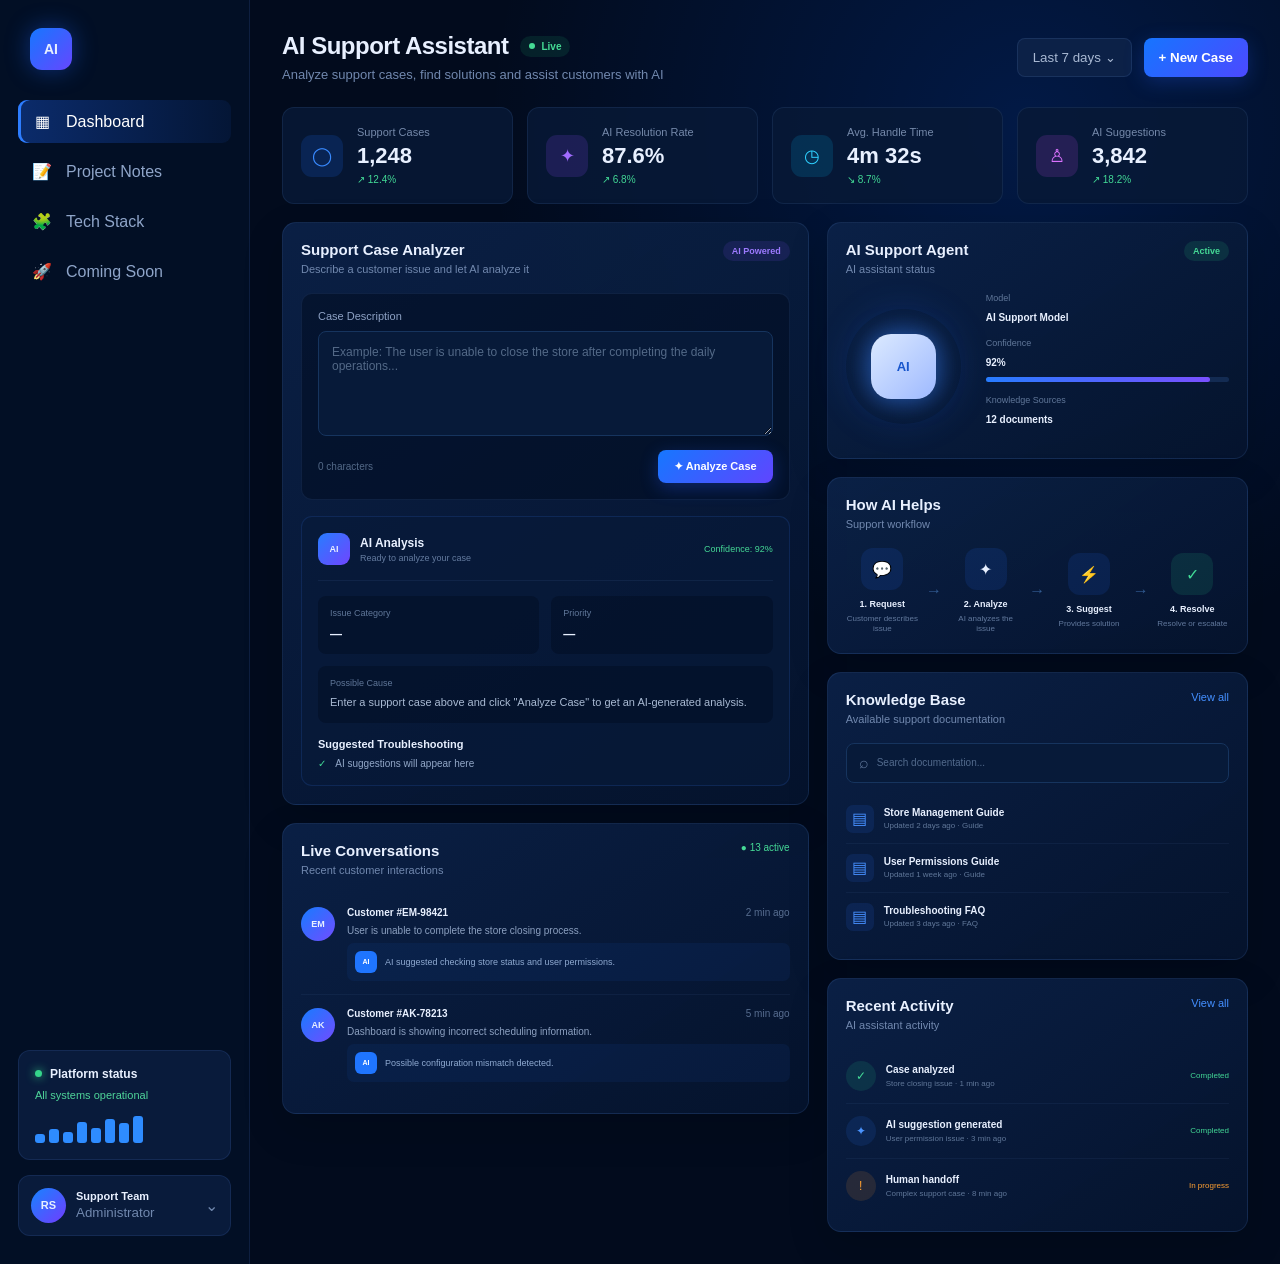
<file: index.html>
<!DOCTYPE html>
<html lang="en">
<head>
    <meta charset="UTF-8">
    <meta name="viewport" content="width=device-width, initial-scale=1.0">

    <title>AI Support Assistant</title>

    <link rel="stylesheet" href="style.css">
</head>

<body>

    <div class="app-container">

        <!-- ================= SIDEBAR ================= -->

        <aside class="sidebar">

            <div class="logo">
                <div class="logo-icon">AI</div>
            </div>

            <nav class="navigation">

                <a href="#" class="nav-item active">
                    <span class="nav-icon">▦</span>
                    <span>Dashboard</span>
                </a>

                <!-- <a href="#" class="nav-item">
                    <span class="nav-icon">◯</span>
                    <span>Support Cases</span>
                </a>

                <a href="#" class="nav-item">
                    <span class="nav-icon">✦</span>
                    <span>AI Assistant</span>
                </a>

                <a href="#" class="nav-item">
                    <span class="nav-icon">⌘</span>
                    <span>Workflows</span>
                </a>

                <a href="#" class="nav-item">
                    <span class="nav-icon">▤</span>
                    <span>Knowledge</span>
                </a>

                <a href="#" class="nav-item">
                    <span class="nav-icon">▣</span>
                    <span>Integrations</span>
                </a>

                <a href="#" class="nav-item">
                    <span class="nav-icon">▥</span>
                    <span>Analytics</span>
                </a> -->

                <a href="#" class="nav-item page-link" data-page="notes">
                    <span class="nav-icon">📝</span>
                    <span>Project Notes</span>
                </a>

                <a href="#" class="nav-item page-link" data-page="techstack">
                    <span class="nav-icon">🧩</span>
                    <span>Tech Stack</span>
                </a>

                <a href="#" class="nav-item page-link" data-page="comingSoon">
                    <span class="nav-icon">🚀</span>
                    <span>Coming Soon</span>
                </a>

                <!-- <a href="#" class="nav-item">
                    <span class="nav-icon">⚙</span>
                    <span>Settings</span>
                </a> -->

            </nav>

            <!-- <div class="theme-switcher">
                <span class="theme-icon" id="themeIcon">🌙</span>
                <span id="themeText">Dark Mode</span>

                <label class="switch">
                    <input type="checkbox" id="themeToggle">
                    <span class="slider"></span>
                </label>
            </div> -->

            <!-- System status -->

            <div class="system-status">

                <div class="status-title">
                    <span class="status-dot"></span>
                    Platform status
                </div>

                <div class="status-text">
                    All systems operational
                </div>

                <div class="mini-chart">
                    <span></span>
                    <span></span>
                    <span></span>
                    <span></span>
                    <span></span>
                    <span></span>
                    <span></span>
                    <span></span>
                </div>

            </div>

            <!-- User -->

            <div class="user-card">

                <div class="user-avatar">
                    RS
                </div>

                <div class="user-info">
                    <strong>Support Team</strong>
                    <small>Administrator</small>
                </div>

                <span class="dropdown">⌄</span>

            </div>

        </aside>


        <!-- ================= MAIN CONTENT ================= -->

        <main class="main-content">

            <!-- Header -->

            <header class="top-header">
                <div>
                    <div class="title-row">
                        <h1>AI Support Assistant</h1>
                        <span class="live-badge">
                            <span></span>
                            Live
                        </span>
                    </div>
                    <p> Analyze support cases, find solutions and assist customers with AI</p>
                </div>

                <div class="header-actions">
                    <button class="date-button">
                        Last 7 days
                        <span>⌄</span>
                    </button>
                    <button class="new-case-button">
                        + New Case
                    </button>
                </div>
            </header>

            <!-- ================= METRICS ================= -->

            <section class="metrics-grid">
                <div class="metric-card">
                    <div class="metric-icon blue">
                        ◯
                    </div>

                    <div class="metric-content">
                        <span>Support Cases</span>
                        <strong>1,248</strong>
                        <small class="positive">↗ 12.4%</small>
                    </div>
                </div>

                <div class="metric-card">
                    <div class="metric-icon purple">✦</div>

                    <div class="metric-content">
                        <span>AI Resolution Rate</span>
                        <strong>87.6%</strong>
                        <small class="positive">↗ 6.8%</small>
                    </div>
                </div>

                <div class="metric-card">
                    <div class="metric-icon cyan">
                        ◷
                    </div>

                    <div class="metric-content">
                        <span>Avg. Handle Time</span>
                        <strong>4m 32s</strong>
                        <small class="positive">↘ 8.7%</small>
                    </div>
                </div>

                <div class="metric-card">
                    <div class="metric-icon pink">♙</div>
                    <div class="metric-content">
                        <span>AI Suggestions</span>
                        <strong>3,842</strong>
                        <small class="positive">↗ 18.2%</small>
                    </div>
                </div>
            </section>


            <!-- ================= MAIN GRID ================= -->

            <section class="dashboard-grid">


                <!-- LEFT COLUMN -->

                <div class="left-column">

                    <!-- CASE ANALYZER -->

                    <div class="panel case-panel">
                        <div class="panel-header">
                            <div>
                                <h2>Support Case Analyzer</h2>
                                <p>Describe a customer issue and let AI analyze it</p>
                            </div>

                            <span class="ai-badge">AI Powered</span>
                        </div>

                        <div class="case-input-area">
                            <label for="caseInput">Case Description</label>

                            <textarea id="caseInput" placeholder="Example: The user is unable to close the store after completing the daily operations..."></textarea>

                            <div class="input-footer">
                                <span>
                                    <span id="characterCount">0</span> characters
                                </span>

                                <button class="analyze-button" id="analyzeButton">
                                    <span>✦</span>
                                    Analyze Case
                                </button>
                            </div>
                        </div>

                        <!-- AI RESULT -->

                        <div class="analysis-result" id="analysisResult">
                            <div class="result-header">
                                <div class="result-title">
                                    <div class="ai-avatar">AI</div>
                                    <div>
                                        <strong>AI Analysis</strong>
                                        <small>Ready to analyze your case</small>
                                    </div>
                                </div>

                                <span class="confidence">Confidence: 92%</span>
                            </div>

                            <div class="result-grid">
                                <div class="result-item">
                                    <span>Issue Category</span>
                                    <strong id="category">—</strong>
                                </div>

                                <div class="result-item">
                                    <span>Priority</span>
                                    <strong id="priority">—</strong>
                                </div>

                                <div class="result-item full">
                                    <span>Possible Cause</span>
                                    <p id="cause">
                                        Enter a support case above and click
                                        "Analyze Case" to get an AI-generated analysis.
                                    </p>
                                </div>
                            </div>

                            <div class="suggested-actions">
                                <h3>Suggested Troubleshooting</h3>
                                <ul id="suggestions">
                                    <li>
                                        <span>✓</span>
                                        AI suggestions will appear here
                                    </li>
                                </ul>
                            </div>
                        </div>
                    </div>

                    <!-- LIVE CONVERSATIONS -->

                    <div class="panel">
                        <div class="panel-header">
                            <div>
                                <h2>Live Conversations</h2>
                                <p>Recent customer interactions</p>
                            </div>

                            <span class="active-count">● 13 active</span>
                        </div>

                        <div class="conversation">
                            <div class="conversation-avatar">EM</div>
                            <div class="conversation-content">
                                <div class="conversation-name">
                                    <strong>Customer #EM-98421</strong>
                                    <span>2 min ago</span>
                                </div>

                                <p>User is unable to complete the store closing process.</p>

                                <div class="ai-message">
                                    <div class="small-ai">AI</div>
                                    <span>AI suggested checking store status and user permissions.</span>
                                </div>
                            </div>
                        </div>

                        <div class="conversation">
                            <div class="conversation-avatar">AK</div>
                            <div class="conversation-content">
                                <div class="conversation-name">
                                    <strong>Customer #AK-78213</strong>
                                    <span>5 min ago</span>
                                </div>

                                <p>Dashboard is showing incorrect scheduling information.</p>

                                <div class="ai-message">
                                    <div class="small-ai">AI
                                    </div>

                                    <span>Possible configuration mismatch detected.</span>
                                </div>
                            </div>
                        </div>
                    </div>
                </div>


                <!-- RIGHT COLUMN -->

                <div class="right-column">

                    <!-- AI AGENT -->

                    <div class="panel agent-panel">
                        <div class="panel-header">
                            <div>
                                <h2>AI Support Agent</h2>
                                <p>AI assistant status</p>
                            </div>

                            <span class="active-badge">
                                Active
                            </span>

                        </div>

                        <div class="agent-body">
                            <div class="robot-container">
                                <div class="robot">AI</div>
                            </div>

                            <div class="agent-details">
                                <div class="detail">
                                    <span>Model</span>
                                    <strong>AI Support Model</strong>
                                </div>

                                <div class="detail">
                                    <span>Confidence</span>
                                    <strong>92%</strong>

                                    <div class="confidence-bar">
                                        <div></div>
                                    </div>
                                </div>

                                <div class="detail">
                                    <span>Knowledge Sources</span>
                                    <strong>12 documents</strong>
                                </div>
                            </div>
                        </div>
                    </div>


                    <!-- HOW AI HELPS -->

                    <div class="panel">
                        <div class="panel-header">
                            <div>
                                <h2>How AI Helps</h2>
                                <p>Support workflow</p>
                            </div>
                        </div>

                        <div class="ai-flow">
                            <div class="flow-item">
                                <div class="flow-icon">💬</div>
                                <strong>1. Request</strong>
                                <small>Customer describes issue</small>
                            </div>

                            <div class="flow-arrow">→</div>
                            <div class="flow-item">
                                <div class="flow-icon">✦</div>
                                <strong>2. Analyze</strong>
                                <small>AI analyzes the issue</small>
                            </div>

                            <div class="flow-arrow">→</div>

                            <div class="flow-item">
                                <div class="flow-icon">⚡</div>
                                <strong>3. Suggest</strong>
                                <small>Provides solution</small>
                            </div>

                            <div class="flow-arrow">→</div>

                            <div class="flow-item">
                                <div class="flow-icon success">✓</div>
                                <strong>4. Resolve</strong>
                                <small>Resolve or escalate</small>
                            </div>
                        </div>
                    </div>

                    <!-- KNOWLEDGE BASE -->

                    <div class="panel">
                        <div class="panel-header">
                            <div>
                                <h2>Knowledge Base</h2>
                                <p>Available support documentation</p>
                            </div>

                            <a href="#">View all</a>
                        </div>

                        <div class="search-box">
                            <span>⌕</span>
                            <input type="text" placeholder="Search documentation...">
                        </div>

                        <div class="knowledge-item">
                            <div class="document-icon">▤</div>

                            <div>
                                <strong>
                                    Store Management Guide
                                </strong>

                                <small>
                                    Updated 2 days ago · Guide
                                </small>

                            </div>

                        </div>


                        <div class="knowledge-item">

                            <div class="document-icon">
                                ▤
                            </div>

                            <div>

                                <strong>
                                    User Permissions Guide
                                </strong>

                                <small>
                                    Updated 1 week ago · Guide
                                </small>

                            </div>

                        </div>


                        <div class="knowledge-item">

                            <div class="document-icon">
                                ▤
                            </div>

                            <div>

                                <strong>
                                    Troubleshooting FAQ
                                </strong>

                                <small>
                                    Updated 3 days ago · FAQ
                                </small>

                            </div>

                        </div>

                    </div>


                    <!-- RECENT ACTIVITY -->

                    <div class="panel">

                        <div class="panel-header">

                            <div>

                                <h2>Recent Activity</h2>

                                <p>AI assistant activity</p>

                            </div>

                            <a href="#">
                                View all
                            </a>

                        </div>


                        <div class="activity">

                            <div class="activity-icon green">
                                ✓
                            </div>

                            <div>

                                <strong>
                                    Case analyzed
                                </strong>

                                <small>
                                    Store closing issue · 1 min ago
                                </small>

                            </div>

                            <span class="completed">
                                Completed
                            </span>

                        </div>


                        <div class="activity">

                            <div class="activity-icon blue">
                                ✦
                            </div>

                            <div>

                                <strong>
                                    AI suggestion generated
                                </strong>

                                <small>
                                    User permission issue · 3 min ago
                                </small>

                            </div>

                            <span class="completed">
                                Completed
                            </span>

                        </div>


                        <div class="activity">

                            <div class="activity-icon orange">
                                !
                            </div>

                            <div>

                                <strong>
                                    Human handoff
                                </strong>

                                <small>
                                    Complex support case · 8 min ago
                                </small>

                            </div>

                            <span class="in-progress">
                                In progress
                            </span>

                        </div>

                    </div>


                </div>

            </section>

        </main>

        <!-- ================= PROJECT NOTES ================= -->

<section class="content-page" id="notesPage">

    <div class="page-title">
        <span class="page-badge">PROJECT NOTES</span>

        <h1>AI Support Assistant</h1>

        <p>
            Project introduction, architecture and learning notes.
        </p>
    </div>


    <div class="notes-grid">

        <div class="info-card">
            <div class="card-icon">🤖</div>

            <h2>Project Introduction</h2>

            <p>
                AI Support Assistant is an enterprise-style support
                application designed to analyze customer support cases,
                identify possible issues and provide troubleshooting
                suggestions.
            </p>

            <p>
                The project is being developed as a learning and
                demonstration application while exploring Python,
                backend development and AI integration.
            </p>
        </div>


        <div class="info-card">

            <div class="card-icon">🔄</div>

            <h2>How It Works</h2>

            <div class="architecture-flow">

                <span>HTML / CSS</span>

                <span>→</span>

                <span>JavaScript</span>

                <span>→</span>

                <span>Flask</span>

                <span>→</span>

                <span>Python</span>

                <span>→</span>

                <span>AI</span>

            </div>

        </div>


        <div class="info-card">

            <div class="card-icon">🎯</div>

            <h2>Current Goal</h2>

            <p>
                Build a working support-case analyzer that demonstrates
                frontend, backend and AI concepts in a single application.
            </p>

        </div>

    </div>

</section>

<!-- ================= TECH STACK ================= -->

<section class="content-page" id="techstackPage">

    <div class="page-title">

        <span class="page-badge">TECHNOLOGY</span>

        <h1>Technology Stack</h1>

        <p>
            Technologies currently used in the AI Support Assistant.
        </p>

    </div>


    <div class="stack-grid">

        <div class="stack-card">
            <div class="stack-icon html-icon">HTML</div>

            <h2>HTML</h2>

            <p>
                Used to create the structure of the web application.
            </p>

            <span class="status-badge used">
                ✓ Used
            </span>
        </div>


        <div class="stack-card">
            <div class="stack-icon css-icon">CSS</div>

            <h2>CSS</h2>

            <p>
                Used to create the enterprise-style user interface,
                layout and visual design.
            </p>

            <span class="status-badge used">
                ✓ Used
            </span>
        </div>


        <div class="stack-card">
            <div class="stack-icon js-icon">JS</div>

            <h2>JavaScript</h2>

            <p>
                Used for frontend interaction, event handling and
                communication with the backend.
            </p>

            <span class="status-badge used">
                ✓ Used
            </span>
        </div>


        <div class="stack-card">
            <div class="stack-icon python-icon">Py</div>

            <h2>Python</h2>

            <p>
                Used as the backend programming language and for future
                AI integration.
            </p>

            <span class="status-badge used">
                ✓ Used
            </span>
        </div>


        <div class="stack-card">
            <div class="stack-icon flask-icon">Fl</div>

            <h2>Flask</h2>

            <p>
                Python web framework used to create the backend API.
            </p>

            <span class="status-badge used">
                ✓ Used
            </span>
        </div>


        <div class="stack-card upcoming-card">

            <div class="stack-icon ai-icon">✦</div>

            <h2>AI / LLM</h2>

            <p>
                Planned for the next stage of the project to perform
                actual intelligent case analysis.
            </p>

            <span class="status-badge upcoming">
                Coming Soon
            </span>

        </div>

    </div>

</section>

<!-- ================= COMING SOON ================= -->

<section class="content-page" id="comingSoonPage">

    <div class="page-title">

        <span class="page-badge">ROADMAP</span>

        <h1>Coming Soon</h1>

        <p>
            The next evolution of the AI Support Assistant.
        </p>

    </div>


    <div class="coming-soon-card">

        <div class="coming-icon">
            ✦
        </div>

        <h2>Actual AI Integration</h2>

        <p>
            The current application is connected to a Python Flask
            backend. The next stage is to integrate an actual AI model
            so that support cases can be analyzed intelligently.
        </p>


        <div class="roadmap">

            <div class="roadmap-item completed">
                <span>✓</span>
                <div>
                    <strong>Frontend UI</strong>
                    <small>HTML + CSS + JavaScript</small>
                </div>
            </div>


            <div class="roadmap-item completed">
                <span>✓</span>
                <div>
                    <strong>Backend API</strong>
                    <small>Python + Flask</small>
                </div>
            </div>


            <div class="roadmap-item completed">
                <span>✓</span>
                <div>
                    <strong>Frontend ↔ Backend</strong>
                    <small>API communication</small>
                </div>
            </div>


            <div class="roadmap-item upcoming">
                <span>✦</span>
                <div>
                    <strong>AI Integration</strong>
                    <small>LLM-powered case analysis</small>
                </div>
            </div>


            <div class="roadmap-item upcoming">
                <span>✦</span>
                <div>
                    <strong>Knowledge Base / RAG</strong>
                    <small>Context-aware support suggestions</small>
                </div>
            </div>

        </div>

    </div>

</section>

    </div>


    <script src="script.js"></script>

</body>
</html>
</file>
<file: style.css>
/* ==============================
   GLOBAL
================================ */

* {
    margin: 0;
    padding: 0;
    box-sizing: border-box;
}

body {
    font-family: Arial, Helvetica, sans-serif;
    background: #020b1d;
    color: #e8f0ff;
    min-height: 100vh;
}

button,
input,
textarea {
    font-family: inherit;
}


/* ==============================
   APP CONTAINER
================================ */

.app-container {
    display: flex;
    min-height: 100vh;
    background:
        radial-gradient(
            circle at 80% 10%,
            rgba(0, 91, 255, 0.18),
            transparent 35%
        ),
        #020b1d;
}


/* ==============================
   SIDEBAR
================================ */

.sidebar {
    width: 250px;
    min-height: 100vh;
    background: rgba(3, 15, 38, 0.95);
    border-right: 1px solid rgba(100, 150, 255, 0.12);

    display: flex;
    flex-direction: column;

    padding: 28px 18px;
}

.logo {
    padding: 0 12px 30px;
}

.logo-icon {
    width: 42px;
    height: 42px;

    display: flex;
    align-items: center;
    justify-content: center;

    border-radius: 12px;

    background: linear-gradient(
        135deg,
        #1677ff,
        #6547ff
    );

    box-shadow: 0 0 25px rgba(30, 100, 255, 0.4);

    font-weight: 800;
    font-size: 14px;
}


/* ==============================
   NAVIGATION
================================ */

.navigation {
    display: flex;
    flex-direction: column;
    gap: 7px;
}

.nav-item {
    display: flex;
    align-items: center;
    gap: 14px;

    padding: 12px 14px;

    color: #8fa5c9;
    text-decoration: none;

    border-radius: 9px;

    transition: 0.2s ease;
}

.nav-item:hover {
    background: rgba(35, 91, 180, 0.15);
    color: white;
}

.nav-item.active {
    background: linear-gradient(
        90deg,
        rgba(30, 103, 255, 0.32),
        rgba(30, 103, 255, 0.08)
    );

    color: white;

    box-shadow:
        inset 3px 0 0 #2d7dff;
}

.nav-icon {
    width: 20px;
    text-align: center;
    font-size: 16px;
}


/* ==============================
   SYSTEM STATUS
================================ */

.system-status {
    margin-top: auto;

    padding: 16px;

    border-radius: 12px;

    background: rgba(12, 31, 65, 0.8);
    border: 1px solid rgba(85, 135, 220, 0.15);
}

.status-title {
    display: flex;
    align-items: center;
    gap: 8px;

    font-size: 12px;
    font-weight: 600;
}

.status-dot {
    width: 7px;
    height: 7px;

    border-radius: 50%;

    background: #35d58a;
    box-shadow: 0 0 10px #35d58a;
}

.status-text {
    margin-top: 8px;

    color: #4fd69a;
    font-size: 11px;
}

.mini-chart {
    height: 30px;

    display: flex;
    align-items: end;
    gap: 4px;

    margin-top: 12px;
}

.mini-chart span {
    width: 10px;
    height: 30%;

    background: #2e8cff;
    border-radius: 3px;
}

.mini-chart span:nth-child(2) {
    height: 45%;
}

.mini-chart span:nth-child(3) {
    height: 35%;
}

.mini-chart span:nth-child(4) {
    height: 70%;
}

.mini-chart span:nth-child(5) {
    height: 50%;
}

.mini-chart span:nth-child(6) {
    height: 80%;
}

.mini-chart span:nth-child(7) {
    height: 65%;
}

.mini-chart span:nth-child(8) {
    height: 90%;
}


/* ==============================
   USER CARD
================================ */

.user-card {
    margin-top: 15px;

    padding: 12px;

    display: flex;
    align-items: center;
    gap: 10px;

    background: rgba(12, 31, 65, 0.8);

    border: 1px solid rgba(85, 135, 220, 0.15);

    border-radius: 12px;
}

.user-avatar {
    width: 35px;
    height: 35px;

    display: flex;
    align-items: center;
    justify-content: center;

    border-radius: 50%;

    background: linear-gradient(
        135deg,
        #1684ff,
        #713cff
    );

    font-size: 11px;
    font-weight: bold;
}

.user-info {
    display: flex;
    flex-direction: column;
    flex: 1;
}

.user-info strong {
    font-size: 11px;
}

.user-info small {
    color: #7188ae;
    margin-top: 3px;
}

.dropdown {
    color: #7188ae;
}


/* ==============================
   MAIN CONTENT
================================ */

.main-content {
    flex: 1;

    padding: 32px;

    max-width: 1600px;
    margin: auto;
    width: 100%;
}


/* ==============================
   HEADER
================================ */

.top-header {
    display: flex;
    justify-content: space-between;
    align-items: center;

    margin-bottom: 25px;
}

.title-row {
    display: flex;
    align-items: center;
    gap: 12px;
}

.title-row h1 {
    font-size: 24px;
    letter-spacing: -0.5px;
}

.top-header p {
    margin-top: 7px;

    color: #7188ae;
    font-size: 13px;
}

.live-badge {
    display: flex;
    align-items: center;
    gap: 6px;

    padding: 5px 9px;

    border-radius: 20px;

    background: rgba(36, 211, 130, 0.1);

    color: #45dc95;

    font-size: 10px;
    font-weight: bold;
}

.live-badge span {
    width: 6px;
    height: 6px;

    border-radius: 50%;

    background: #45dc95;
}

.header-actions {
    display: flex;
    gap: 12px;
}

.date-button,
.new-case-button {
    border: none;
    border-radius: 8px;

    padding: 11px 15px;

    cursor: pointer;
}

.date-button {
    background: #0c2147;
    color: #a9b9d3;

    border: 1px solid rgba(100, 150, 220, 0.15);
}

.new-case-button {
    background: linear-gradient(
        135deg,
        #1675ff,
        #4c49ff
    );

    color: white;

    font-weight: 600;

    box-shadow: 0 5px 20px rgba(38, 95, 255, 0.25);
}


/* ==============================
   METRICS
================================ */

.metrics-grid {
    display: grid;

    grid-template-columns: repeat(4, 1fr);

    gap: 14px;

    margin-bottom: 18px;
}

.metric-card {
    display: flex;
    align-items: center;
    gap: 14px;

    padding: 18px;

    background: rgba(8, 25, 55, 0.85);

    border: 1px solid rgba(93, 139, 210, 0.13);

    border-radius: 12px;
}

.metric-icon {
    width: 42px;
    height: 42px;

    display: flex;
    align-items: center;
    justify-content: center;

    border-radius: 11px;

    font-size: 18px;
}

.metric-icon.blue {
    background: rgba(30, 115, 255, 0.16);
    color: #398aff;
}

.metric-icon.purple {
    background: rgba(143, 76, 255, 0.16);
    color: #a16cff;
}

.metric-icon.cyan {
    background: rgba(0, 192, 255, 0.14);
    color: #2fd1ff;
}

.metric-icon.pink {
    background: rgba(221, 70, 255, 0.14);
    color: #db72ff;
}

.metric-content {
    display: flex;
    flex-direction: column;
}

.metric-content span {
    color: #7589aa;
    font-size: 11px;
}

.metric-content strong {
    font-size: 22px;
    margin: 5px 0;
}

.positive {
    color: #42d996;
    font-size: 10px;
}


/* ==============================
   DASHBOARD GRID
================================ */

.dashboard-grid {
    display: grid;

    grid-template-columns: 1.25fr 1fr;

    gap: 18px;
}

.left-column,
.right-column {
    display: flex;
    flex-direction: column;
    gap: 18px;
}


/* ==============================
   PANELS
================================ */

.panel {
    background:
        linear-gradient(
            145deg,
            rgba(11, 34, 72, 0.92),
            rgba(5, 20, 46, 0.94)
        );

    border: 1px solid rgba(91, 140, 220, 0.14);

    border-radius: 14px;

    padding: 18px;

    box-shadow:
        0 15px 40px rgba(0, 0, 0, 0.15);
}

.panel-header {
    display: flex;
    justify-content: space-between;
    align-items: flex-start;

    margin-bottom: 18px;
}

.panel-header h2 {
    font-size: 15px;
}

.panel-header p {
    color: #7188ae;
    font-size: 11px;

    margin-top: 5px;
}

.panel-header a {
    color: #448fff;
    text-decoration: none;
    font-size: 11px;
}


/* ==============================
   AI BADGES
================================ */

.ai-badge,
.active-badge {
    padding: 5px 9px;

    border-radius: 20px;

    font-size: 9px;
    font-weight: bold;
}

.ai-badge {
    color: #9d7aff;
    background: rgba(135, 78, 255, 0.12);
}

.active-badge {
    color: #45d996;
    background: rgba(45, 210, 135, 0.12);
}


/* ==============================
   CASE INPUT
================================ */

.case-input-area {
    padding: 16px;

    background: rgba(3, 14, 35, 0.6);

    border: 1px solid rgba(90, 140, 220, 0.12);

    border-radius: 11px;
}

.case-input-area label {
    display: block;

    color: #8ea2c5;

    font-size: 11px;

    margin-bottom: 9px;
}

textarea {
    width: 100%;
    min-height: 105px;

    resize: vertical;

    padding: 13px;

    background: #071a39;

    border: 1px solid #16345e;

    border-radius: 8px;

    color: white;

    outline: none;

    font-size: 12px;
}

textarea:focus {
    border-color: #287fff;

    box-shadow:
        0 0 0 2px rgba(40, 127, 255, 0.1);
}

textarea::placeholder {
    color: #536987;
}

.input-footer {
    display: flex;
    align-items: center;
    justify-content: space-between;

    margin-top: 10px;

    color: #536987;

    font-size: 10px;
}

.analyze-button {
    border: none;

    padding: 10px 16px;

    border-radius: 8px;

    background: linear-gradient(
        135deg,
        #1677ff,
        #6045ff
    );

    color: white;

    font-size: 11px;
    font-weight: bold;

    cursor: pointer;

    box-shadow:
        0 5px 18px rgba(39, 91, 255, 0.3);

    transition: 0.2s;
}

.analyze-button:hover {
    transform: translateY(-1px);

    box-shadow:
        0 8px 25px rgba(39, 91, 255, 0.4);
}


/* ==============================
   ANALYSIS RESULT
================================ */

.analysis-result {
    margin-top: 16px;

    padding: 16px;

    background: rgba(8, 26, 58, 0.7);

    border: 1px solid rgba(60, 130, 255, 0.15);

    border-radius: 11px;
}

.result-header {
    display: flex;
    justify-content: space-between;
    align-items: center;

    padding-bottom: 15px;

    border-bottom: 1px solid rgba(100, 140, 200, 0.1);
}

.result-title {
    display: flex;
    align-items: center;
    gap: 10px;
}

.ai-avatar {
    width: 32px;
    height: 32px;

    display: flex;
    align-items: center;
    justify-content: center;

    border-radius: 9px;

    background: linear-gradient(
        135deg,
        #277dff,
        #7045ff
    );

    font-size: 9px;
    font-weight: bold;
}

.result-title strong {
    display: block;
    font-size: 12px;
}

.result-title small {
    display: block;

    color: #647b9f;

    margin-top: 3px;

    font-size: 9px;
}

.confidence {
    color: #45d996;

    font-size: 9px;
}

.result-grid {
    display: grid;

    grid-template-columns: 1fr 1fr;

    gap: 12px;

    margin-top: 15px;
}

.result-item {
    padding: 12px;

    background: rgba(2, 12, 31, 0.45);

    border-radius: 8px;
}

.result-item.full {
    grid-column: 1 / -1;
}

.result-item span {
    display: block;

    color: #607799;

    font-size: 9px;

    margin-bottom: 6px;
}

.result-item strong {
    font-size: 12px;
}

.result-item p {
    color: #a9bad3;

    font-size: 11px;

    line-height: 1.5;
}

.suggested-actions {
    margin-top: 15px;
}

.suggested-actions h3 {
    font-size: 11px;

    margin-bottom: 8px;
}

.suggested-actions ul {
    list-style: none;

    display: flex;
    flex-direction: column;

    gap: 7px;
}

.suggested-actions li {
    color: #93a8c8;

    font-size: 10px;
}

.suggested-actions li span {
    color: #42d996;

    margin-right: 7px;
}


/* ==============================
   CONVERSATIONS
================================ */

.active-count {
    color: #45d996;

    font-size: 10px;
}

.conversation {
    display: flex;

    gap: 12px;

    padding: 13px 0;

    border-bottom: 1px solid rgba(100, 140, 200, 0.08);
}

.conversation:last-child {
    border-bottom: none;
}

.conversation-avatar {
    width: 34px;
    height: 34px;

    flex-shrink: 0;

    display: flex;
    align-items: center;
    justify-content: center;

    border-radius: 50%;

    background: linear-gradient(
        135deg,
        #167cff,
        #714cff
    );

    font-size: 9px;
    font-weight: bold;
}

.conversation-content {
    flex: 1;
}

.conversation-name {
    display: flex;
    justify-content: space-between;

    font-size: 10px;
}

.conversation-name span {
    color: #586e91;
}

.conversation-content > p {
    color: #8ca0c0;

    font-size: 10px;

    margin: 7px 0;
}

.ai-message {
    display: flex;
    align-items: center;

    gap: 8px;

    padding: 8px;

    background: rgba(31, 105, 230, 0.08);

    border-radius: 7px;

    color: #8faad1;

    font-size: 9px;
}

.small-ai {
    width: 22px;
    height: 22px;

    display: flex;
    align-items: center;
    justify-content: center;

    background: #1f75ff;

    border-radius: 6px;

    color: white;

    font-size: 7px;
    font-weight: bold;
}


/* ==============================
   AGENT PANEL
================================ */

.agent-body {
    display: flex;

    align-items: center;

    gap: 25px;
}

.robot-container {
    width: 115px;
    height: 115px;

    display: flex;
    align-items: center;
    justify-content: center;

    border-radius: 50%;

    background:
        radial-gradient(
            circle,
            rgba(47, 126, 255, 0.25),
            transparent 65%
        );

    box-shadow:
        0 0 35px rgba(45, 105, 255, 0.15);
}

.robot {
    width: 65px;
    height: 65px;

    display: flex;
    align-items: center;
    justify-content: center;

    border-radius: 20px;

    background: linear-gradient(
        135deg,
        #dceaff,
        #9eb9ff
    );

    color: #1755cc;

    font-size: 13px;
    font-weight: 900;

    box-shadow:
        0 0 25px rgba(61, 133, 255, 0.5);
}

.agent-details {
    flex: 1;
}

.detail {
    margin-bottom: 13px;
}

.detail span {
    display: block;

    color: #607799;

    font-size: 9px;

    margin-bottom: 4px;
}

.detail strong {
    font-size: 10px;
}

.confidence-bar {
    height: 5px;

    background: #132b52;

    border-radius: 10px;

    margin-top: 7px;
}

.confidence-bar div {
    width: 92%;

    height: 100%;

    background: linear-gradient(
        90deg,
        #277cff,
        #7950ff
    );

    border-radius: inherit;
}


/* ==============================
   AI FLOW
================================ */

.ai-flow {
    display: flex;

    align-items: center;
    justify-content: space-between;

    gap: 7px;
}

.flow-item {
    flex: 1;

    text-align: center;
}

.flow-icon {
    width: 42px;
    height: 42px;

    display: flex;
    align-items: center;
    justify-content: center;

    margin: auto auto 9px;

    border-radius: 12px;

    background: rgba(35, 110, 255, 0.12);

    font-size: 16px;
}

.flow-icon.success {
    color: #42dc97;

    background: rgba(42, 213, 139, 0.12);
}

.flow-item strong {
    display: block;

    font-size: 9px;

    margin-bottom: 5px;
}

.flow-item small {
    display: block;

    color: #62799d;

    font-size: 8px;

    line-height: 1.3;
}

.flow-arrow {
    color: #315a91;
}


/* ==============================
   KNOWLEDGE BASE
================================ */

.search-box {
    display: flex;

    align-items: center;

    gap: 8px;

    padding: 10px 12px;

    background: #071a39;

    border: 1px solid #16345e;

    border-radius: 8px;

    margin-bottom: 12px;
}

.search-box span {
    color: #5d7599;
}

.search-box input {
    flex: 1;

    border: none;
    outline: none;

    background: transparent;

    color: white;

    font-size: 10px;
}

.search-box input::placeholder {
    color: #526a8c;
}

.knowledge-item {
    display: flex;

    align-items: center;

    gap: 10px;

    padding: 10px 0;

    border-bottom: 1px solid rgba(100, 140, 200, 0.08);
}

.knowledge-item:last-child {
    border-bottom: none;
}

.document-icon {
    width: 28px;
    height: 28px;

    display: flex;
    align-items: center;
    justify-content: center;

    border-radius: 7px;

    background: rgba(41, 118, 255, 0.12);

    color: #4790ff;
}

.knowledge-item strong {
    display: block;

    font-size: 10px;
}

.knowledge-item small {
    display: block;

    color: #607799;

    font-size: 8px;

    margin-top: 3px;
}


/* ==============================
   RECENT ACTIVITY
================================ */

.activity {
    display: flex;

    align-items: center;

    gap: 10px;

    padding: 12px 0;

    border-bottom: 1px solid rgba(100, 140, 200, 0.08);
}

.activity:last-child {
    border-bottom: none;
}

.activity-icon {
    width: 30px;
    height: 30px;

    display: flex;
    align-items: center;
    justify-content: center;

    border-radius: 50%;

    font-size: 12px;
}

.activity-icon.green {
    background: rgba(42, 214, 140, 0.12);
    color: #43dc98;
}

.activity-icon.blue {
    background: rgba(40, 120, 255, 0.12);
    color: #4b94ff;
}

.activity-icon.orange {
    background: rgba(255, 160, 50, 0.12);
    color: #ffa032;
}

.activity > div:nth-child(2) {
    flex: 1;
}

.activity strong {
    display: block;

    font-size: 10px;
}

.activity small {
    display: block;

    color: #607799;

    font-size: 8px;

    margin-top: 4px;
}

.completed,
.in-progress {
    font-size: 8px;
}

.completed {
    color: #43d997;
}

.in-progress {
    color: #ffa032;
}


/* ==============================
   RESPONSIVE
================================ */

@media (max-width: 1100px) {

    .sidebar {
        width: 210px;
    }

    .metrics-grid {
        grid-template-columns: repeat(2, 1fr);
    }

    .dashboard-grid {
        grid-template-columns: 1fr;
    }

}


@media (max-width: 700px) {

    .sidebar {
        display: none;
    }

    .main-content {
        padding: 18px;
    }

    .top-header {
        flex-direction: column;
        align-items: flex-start;
        gap: 15px;
    }

    .metrics-grid {
        grid-template-columns: 1fr;
    }

    .ai-flow {
        flex-direction: column;
    }

    .flow-arrow {
        transform: rotate(90deg);
    }

    .result-grid {
        grid-template-columns: 1fr;
    }

}

/* =========================================
   PROJECT NOTES / EXTRA PAGES
   ========================================= */

.content-page {
    display: none;
    animation: pageFade 0.25s ease;
}

@keyframes pageFade {
    from {
        opacity: 0;
        transform: translateY(8px);
    }

    to {
        opacity: 1;
        transform: translateY(0);
    }
}


.page-title {
    margin-bottom: 28px;
}

.page-title h1 {
    font-size: 32px;
    margin: 10px 0;
}

.page-title p {
    opacity: 0.7;
}


.page-badge {
    display: inline-block;
    padding: 6px 10px;
    border-radius: 20px;
    font-size: 11px;
    font-weight: 700;
    letter-spacing: 1px;
    color: #7ea7ff;
    background: rgba(70, 110, 255, 0.12);
}


/* =========================================
   NOTES
   ========================================= */

.notes-grid {
    display: grid;
    grid-template-columns: repeat(2, 1fr);
    gap: 18px;
}

.info-card {
    padding: 24px;
    border-radius: 16px;
    background: rgba(15, 34, 72, 0.72);
    border: 1px solid rgba(100, 140, 220, 0.18);
}

.info-card h2 {
    margin: 12px 0;
}

.info-card p {
    line-height: 1.7;
    opacity: 0.75;
}

.card-icon {
    font-size: 28px;
}


.architecture-flow {
    display: flex;
    flex-wrap: wrap;
    gap: 10px;
    align-items: center;
    margin-top: 20px;
}

.architecture-flow span {
    padding: 10px 13px;
    border-radius: 10px;
    background: rgba(40, 90, 200, 0.18);
    border: 1px solid rgba(80, 130, 255, 0.2);
}


/* =========================================
   TECH STACK
   ========================================= */

.stack-grid {
    display: grid;
    grid-template-columns: repeat(3, 1fr);
    gap: 18px;
}

.stack-card {
    padding: 22px;
    border-radius: 16px;
    background: rgba(15, 34, 72, 0.72);
    border: 1px solid rgba(100, 140, 220, 0.18);
    transition: transform 0.2s ease, border-color 0.2s ease;
}

.stack-card:hover {
    transform: translateY(-4px);
    border-color: rgba(80, 140, 255, 0.5);
}

.stack-card h2 {
    margin: 16px 0 8px;
}

.stack-card p {
    opacity: 0.7;
    line-height: 1.6;
}


.stack-icon {
    width: 52px;
    height: 52px;
    border-radius: 14px;
    display: flex;
    align-items: center;
    justify-content: center;
    font-weight: 800;
    background: rgba(40, 100, 220, 0.18);
}


.status-badge {
    display: inline-block;
    margin-top: 15px;
    padding: 5px 9px;
    border-radius: 20px;
    font-size: 11px;
}

.status-badge.used {
    background: rgba(40, 200, 130, 0.12);
    color: #55d99b;
}

.status-badge.upcoming {
    background: rgba(150, 90, 255, 0.14);
    color: #ad82ff;
}


/* =========================================
   COMING SOON
   ========================================= */

.coming-soon-card {
    max-width: 850px;
    padding: 40px;
    border-radius: 20px;
    text-align: center;
    background: linear-gradient(
        145deg,
        rgba(17, 43, 90, 0.95),
        rgba(10, 27, 60, 0.95)
    );
    border: 1px solid rgba(90, 140, 255, 0.2);
}

.coming-icon {
    width: 70px;
    height: 70px;
    margin: 0 auto 20px;
    display: flex;
    align-items: center;
    justify-content: center;
    border-radius: 20px;
    font-size: 32px;
    background: rgba(80, 100, 255, 0.16);
}

.coming-soon-card p {
    max-width: 650px;
    margin: 0 auto;
    line-height: 1.7;
    opacity: 0.7;
}


.roadmap {
    margin-top: 35px;
    text-align: left;
}

.roadmap-item {
    display: flex;
    align-items: center;
    gap: 15px;
    padding: 16px;
    margin-bottom: 10px;
    border-radius: 12px;
    background: rgba(5, 18, 45, 0.5);
}

.roadmap-item > span {
    width: 34px;
    height: 34px;
    display: flex;
    align-items: center;
    justify-content: center;
    border-radius: 50%;
}

.roadmap-item.completed > span {
    background: rgba(50, 210, 140, 0.15);
    color: #55d99b;
}

.roadmap-item.upcoming > span {
    background: rgba(120, 90, 255, 0.15);
    color: #ad82ff;
}

.roadmap-item small {
    display: block;
    margin-top: 4px;
    opacity: 0.6;
}


/* =========================================
   THEME SWITCH
   ========================================= */

.theme-switcher {
    display: flex;
    align-items: center;
    gap: 9px;
    padding: 14px 12px;
    margin-top: 12px;
    font-size: 13px;
    opacity: 0.9;
}

.theme-icon {
    font-size: 15px;
}


.switch {
    position: relative;
    width: 40px;
    height: 22px;
    margin-left: auto;
}

.switch input {
    opacity: 0;
    width: 0;
    height: 0;
}

.slider {
    position: absolute;
    inset: 0;
    cursor: pointer;
    border-radius: 30px;
    background: #24385e;
    transition: 0.3s;
}

.slider::before {
    content: "";
    position: absolute;
    width: 16px;
    height: 16px;
    left: 3px;
    top: 3px;
    border-radius: 50%;
    background: white;
    transition: 0.3s;
}

.switch input:checked + .slider {
    background: #3f6df6;
}

.switch input:checked + .slider::before {
    transform: translateX(18px);
}


/* =========================================
   LIGHT MODE
   ========================================= */

body.light-mode {
    background: #f4f7fc;
    color: #17213a;
}

body.light-mode .sidebar {
    background: #ffffff;
    border-right-color: #dce4f2;
}

body.light-mode .main-content {
    background: #f4f7fc;
}

body.light-mode .panel,
body.light-mode .metric-card,
body.light-mode .info-card,
body.light-mode .stack-card {
    background: #ffffff;
    border-color: #dce4f2;
}

body.light-mode .coming-soon-card {
    background: linear-gradient(
        145deg,
        #ffffff,
        #edf3ff
    );
    border-color: #dce4f2;
}

body.light-mode .roadmap-item {
    background: #f4f7fc;
}

body.light-mode .page-title p,
body.light-mode .info-card p,
body.light-mode .stack-card p,
body.light-mode .coming-soon-card p {
    color: #53627c;
}

body.light-mode .architecture-flow span {
    background: #edf3ff;
    border-color: #d5e1fb;
}


/* =========================================
   RESPONSIVE
   ========================================= */

@media (max-width: 900px) {

    .stack-grid {
        grid-template-columns: repeat(2, 1fr);
    }

    .notes-grid {
        grid-template-columns: 1fr;
    }
}

@media (max-width: 600px) {

    .stack-grid {
        grid-template-columns: 1fr;
    }

    .coming-soon-card {
        padding: 25px;
    }
}

/* =========================================
   CENTER EXTRA PAGES
   ========================================= */

.content-page {
    width: 100%;
    max-width: 1200px;
    margin: 0 auto;
    padding: 10px 20px 40px;
    box-sizing: border-box;
}

.content-page .page-title {
    text-align: center;
}

.content-page .coming-soon-card {
    width: 100%;
    max-width: 900px;
    margin: 30px auto 0;
}
</file>
